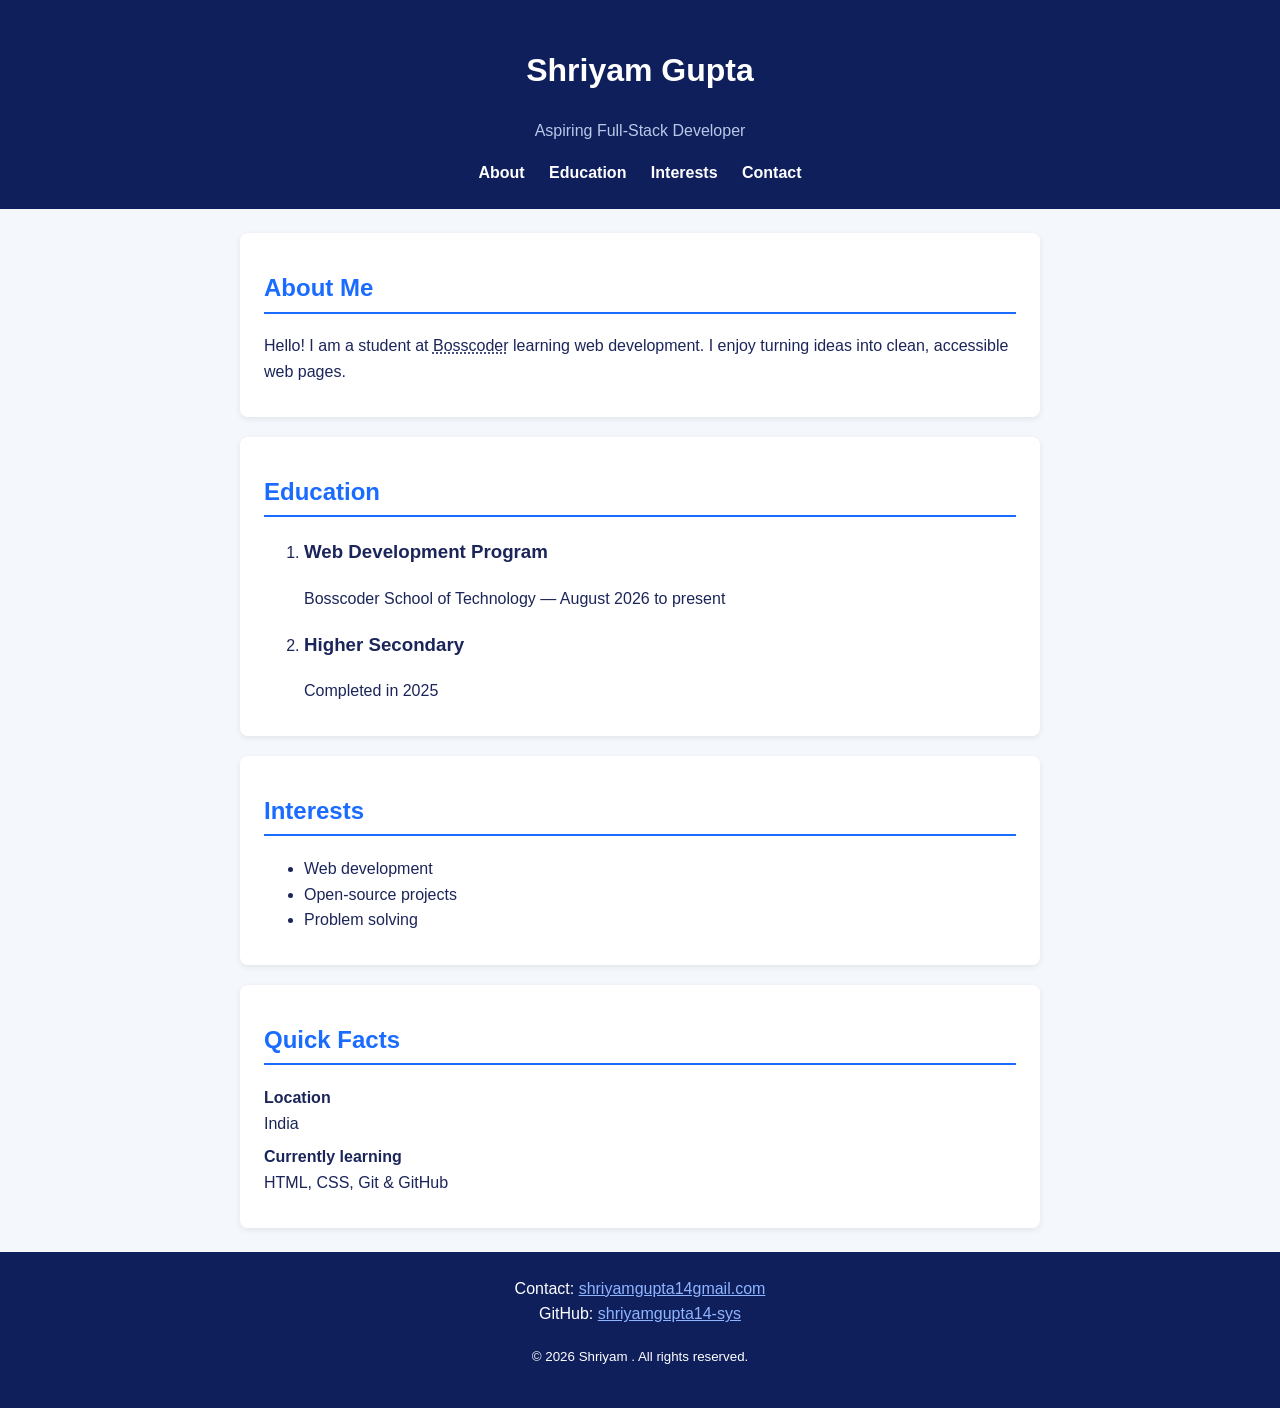
<file: module-2-html-css-foundations/P5-semantic-bio/index.html>
<!DOCTYPE html>
<html lang="en">
<head>
  <meta charset="UTF-8">
  <meta name="viewport" content="width=device-width, initial-scale=1.0">
  <meta name="description" content="Personal bio page built with semantic HTML5 elements.">
  <title>Bio – Shriyam Gupta</title>
  <link rel="stylesheet" href="style.css">
</head>
<body>

  <header class="site-header">
    <h1>Shriyam Gupta</h1>
    <p class="tagline">Aspiring Full-Stack Developer</p>
    <nav aria-label="Main navigation">
      <ul>
        <li><a href="#about">About</a></li>
        <li><a href="#education">Education</a></li>
        <li><a href="#interests">Interests</a></li>
        <li><a href="#contact">Contact</a></li>
      </ul>
    </nav>
  </header>

  <main>
    <article>
      <section id="about">
        <h2>About Me</h2>
        <p>Hello! I am a student at <abbr title="Bosscoder School of Technology">Bosscoder</abbr> learning web development. I enjoy turning ideas into clean, accessible web pages.</p>
      </section>

      <section id="education">
        <h2>Education</h2>
        <ol>
          <li>
            <h3>Web Development Program</h3>
            <p>Bosscoder School of Technology — <time datetime="2026-08">August 2026</time> to present</p>
          </li>
          <li>
            <h3>Higher Secondary</h3>
            <p>Completed in <time datetime="2025">2025</time></p>
          </li>
        </ol>
      </section>

      <section id="interests">
        <h2>Interests</h2>
        <ul>
          <li>Web development</li>
          <li>Open-source projects</li>
          <li>Problem solving</li>
        </ul>
      </section>
    </article>

    <aside>
      <h2>Quick Facts</h2>
      <dl>
        <dt>Location</dt>
        <dd>India</dd>
        <dt>Currently learning</dt>
        <dd>HTML, CSS, Git &amp; GitHub</dd>
      </dl>
    </aside>
  </main>

  <footer id="contact" class="site-footer">
    <address>
      Contact: <a href="mailto:you@example.com">shriyamgupta14gmail.com</a><br>
      GitHub: <a href="https://github.com/shriyamgupta14-sys">shriyamgupta14-sys</a>
    </address>
    <p><small>&copy; 2026 Shriyam . All rights reserved.</small></p>
  </footer>

</body>
</html>
</file>
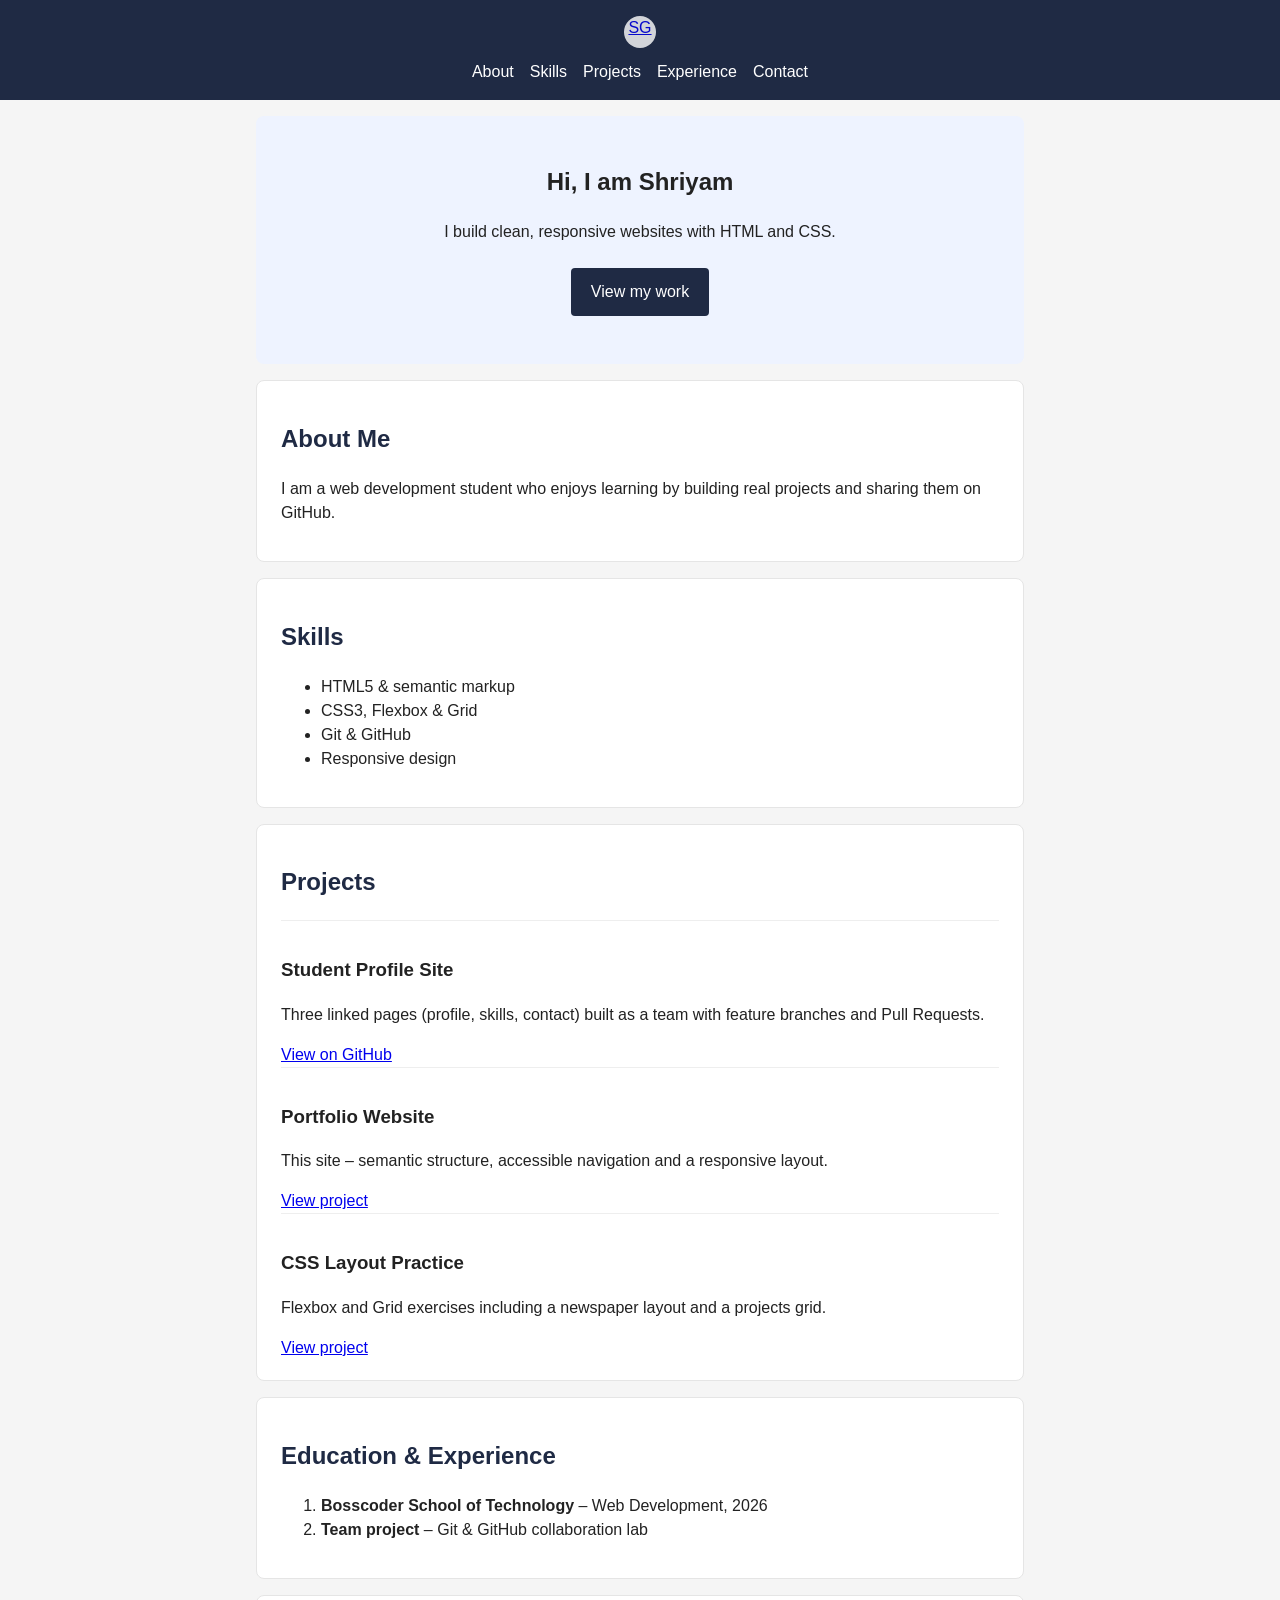
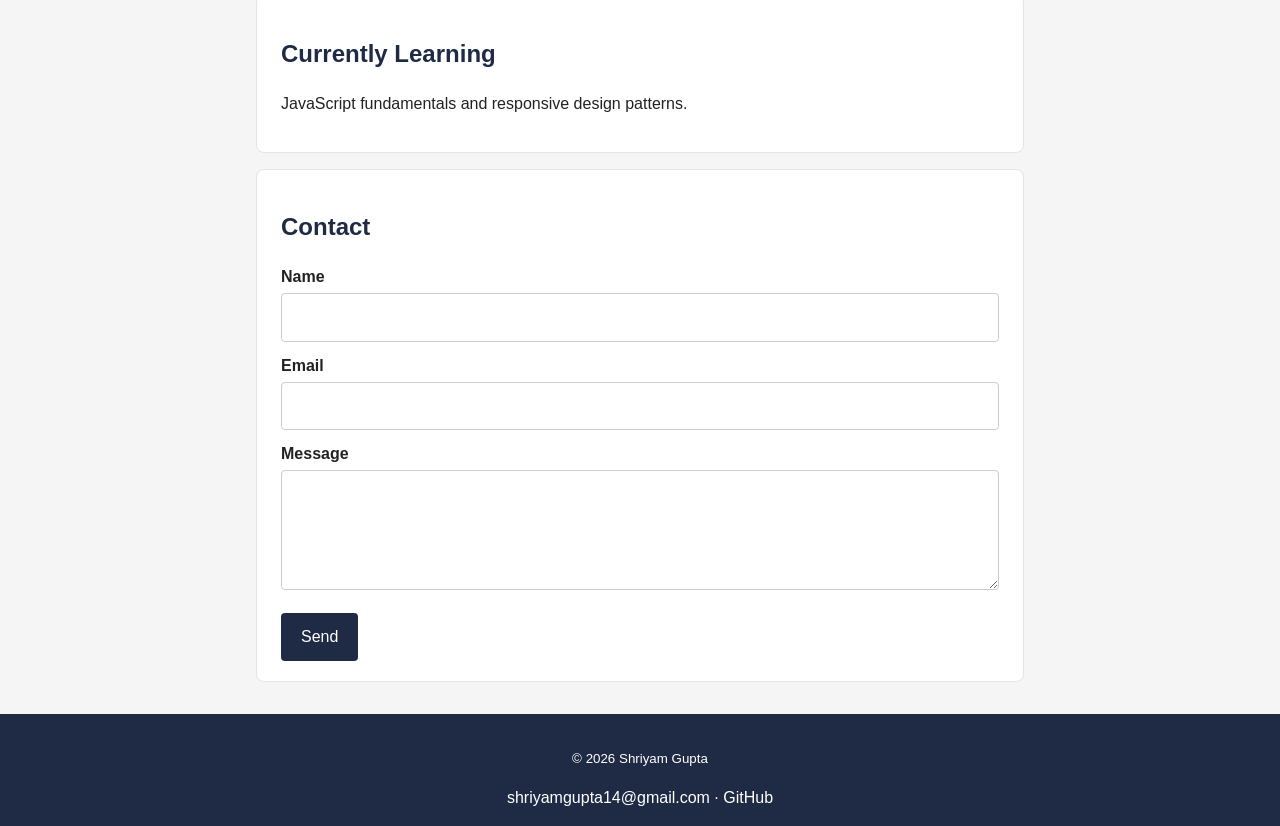
<file: module-2-html-css-foundations/P6-portfolio-structure/index.html>
<!DOCTYPE html>
<html lang="en">
<head>
  <meta charset="UTF-8">
  <meta name="viewport" content="width=device-width, initial-scale=1.0">
  <meta name="description" content="Portfolio of Shriyam gupta – projects, skills and contact details.">
  <title>Shriyam Gupta – Portfolio</title>
  <link rel="stylesheet" href="style.css">
</head>
<body>

  <a class="skip-link" href="#main">Skip to main content</a>

  <header class="site-header">
    <a class="logo" href="#top">SG</a>
    <nav aria-label="Primary">
      <ul>
        <li><a href="#about">About</a></li>
        <li><a href="#skills">Skills</a></li>
        <li><a href="#projects">Projects</a></li>
        <li><a href="#experience">Experience</a></li>
        <li><a href="#contact">Contact</a></li>
      </ul>
    </nav>
  </header>

  <main id="main">

    <section id="hero" aria-labelledby="hero-title">
      <h1 id="hero-title">Hi, I am Shriyam </h1>
      <p>I build clean, responsive websites with HTML and CSS.</p>
      <a class="button" href="#projects">View my work</a>
    </section>

    <section id="about" aria-labelledby="about-title">
      <h2 id="about-title">About Me</h2>
      <p>I am a web development student who enjoys learning by building real projects and sharing them on GitHub.</p>
    </section>

    <section id="skills" aria-labelledby="skills-title">
      <h2 id="skills-title">Skills</h2>
      <ul>
        <li>HTML5 &amp; semantic markup</li>
        <li>CSS3, Flexbox &amp; Grid</li>
        <li>Git &amp; GitHub</li>
        <li>Responsive design</li>
      </ul>
    </section>

    <section id="projects" aria-labelledby="projects-title">
      <h2 id="projects-title">Projects</h2>

      <article class="project">
        <h3>Student Profile Site</h3>
        <p>Three linked pages (profile, skills, contact) built as a team with feature branches and Pull Requests.</p>
        <a href="https://github.com/shriyamgupta14-sys">View on GitHub</a>
      </article>

      <article class="project">
        <h3>Portfolio Website</h3>
        <p>This site – semantic structure, accessible navigation and a responsive layout.</p>
        <a href="https://shriyamgupta14-sys.github.io/My_Portfolio/">View project</a>
      </article>

      <article class="project">
        <h3>CSS Layout Practice</h3>
        <p>Flexbox and Grid exercises including a newspaper layout and a projects grid.</p>
        <a href="#top">View project</a>
      </article>
    </section>

    <section id="experience" aria-labelledby="exp-title">
      <h2 id="exp-title">Education &amp; Experience</h2>
      <ol>
        <li><strong>Bosscoder School of Technology</strong> – Web Development, <time datetime="2026">2026</time></li>
        <li><strong>Team project</strong> – Git &amp; GitHub collaboration lab</li>
      </ol>
    </section>

    <aside aria-labelledby="aside-title">
      <h2 id="aside-title">Currently Learning</h2>
      <p>JavaScript fundamentals and responsive design patterns.</p>
    </aside>

    <section id="contact" aria-labelledby="contact-title">
      <h2 id="contact-title">Contact</h2>
      <form action="#" method="post">
        <label for="name">Name</label>
        <input type="text" id="name" name="name" required>

        <label for="email">Email</label>
        <input type="email" id="email" name="email" required>

        <label for="message">Message</label>
        <textarea id="message" name="message" rows="4" required></textarea>

        <button type="submit">Send</button>
      </form>
    </section>

  </main>

  <footer class="site-footer">
    <p><small>&copy; 2026 Shriyam Gupta</small></p>
    <address>
      <a href="mailto:you@example.com">shriyamgupta14@gmail.com</a> ·
      <a href="https://github.com/shriyamgupta14-sys">GitHub</a>
    </address>
  </footer>

</body>
</html>
</file>
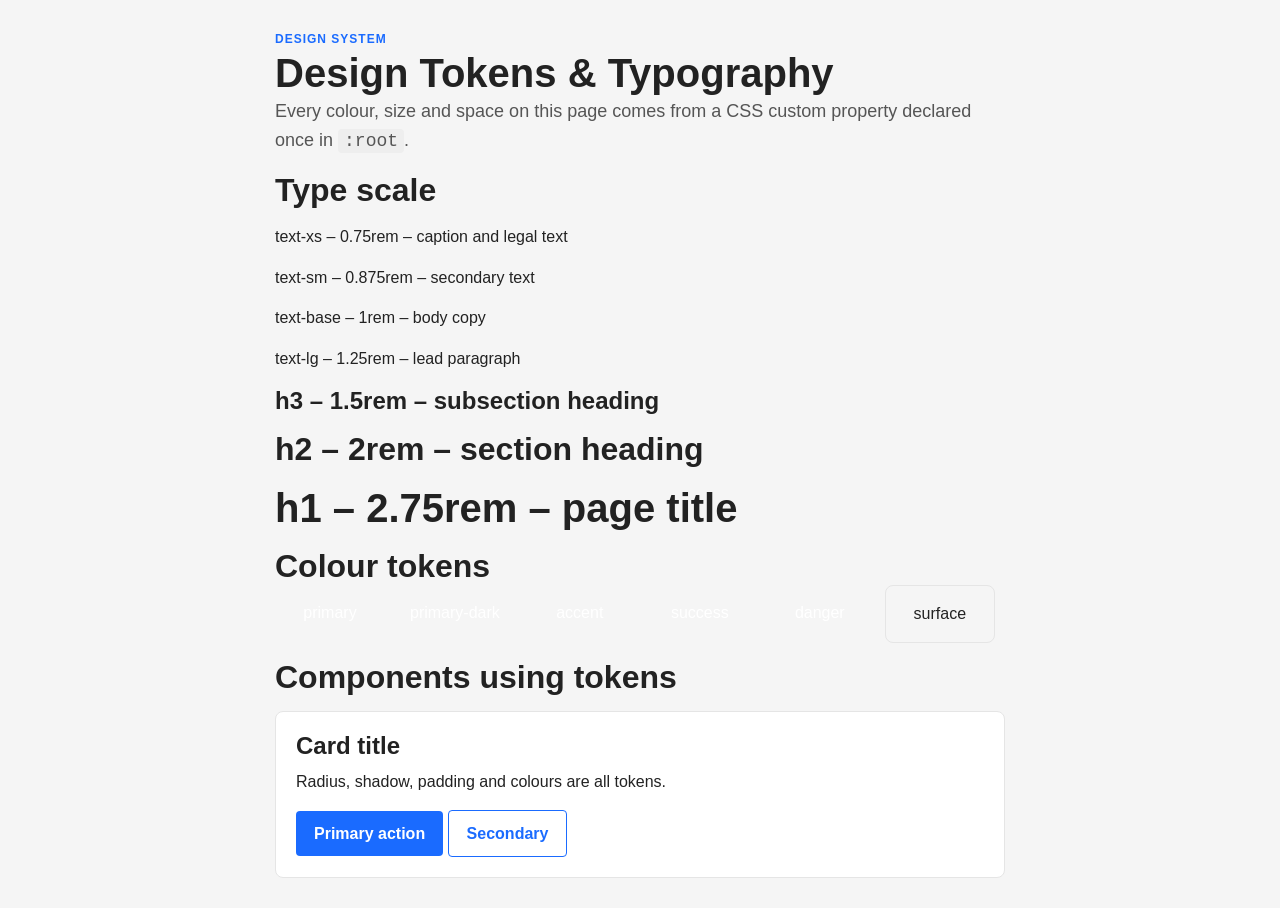
<file: module-2-html-css-foundations/P7-design-tokens-typography/index.html>
<!DOCTYPE html>
<html lang="en">
<head>
  <meta charset="UTF-8">
  <meta name="viewport" content="width=device-width, initial-scale=1.0">
  <title>Design Tokens &amp; Typography System</title>
  <link rel="stylesheet" href="style.css">
</head>
<body>
  <main class="container stack">

    <header>
      <p class="eyebrow">Design system</p>
      <h1>Design Tokens &amp; Typography</h1>
      <p class="lead">Every colour, size and space on this page comes from a CSS custom property declared once in <code>:root</code>.</p>
    </header>

    <section class="stack">
      <h2>Type scale</h2>
      <p class="text-xs">text-xs – 0.75rem – caption and legal text</p>
      <p class="text-sm">text-sm – 0.875rem – secondary text</p>
      <p class="text-base">text-base – 1rem – body copy</p>
      <p class="text-lg">text-lg – 1.25rem – lead paragraph</p>
      <h3>h3 – 1.5rem – subsection heading</h3>
      <h2 class="demo">h2 – 2rem – section heading</h2>
      <h1 class="demo">h1 – 2.75rem – page title</h1>
    </section>

    <section class="stack">
      <h2>Colour tokens</h2>
      <ul class="swatches">
        <li style="background: var(--color-primary)">primary</li>
        <li style="background: var(--color-primary-dark)">primary-dark</li>
        <li style="background: var(--color-accent)">accent</li>
        <li style="background: var(--color-success)">success</li>
        <li style="background: var(--color-danger)">danger</li>
        <li class="light" style="background: var(--color-surface)">surface</li>
      </ul>
    </section>
    <section class="stack">
      <h2>Components using tokens</h2>
      <article class="card">
        <h3>Card title</h3>
        <p>Radius, shadow, padding and colours are all tokens.</p>
        <a class="btn" href="#">Primary action</a>
        <a class="btn btn-outline" href="#">Secondary</a>
      </article>
    </section>

  </main>
</body>
</html>
</file>
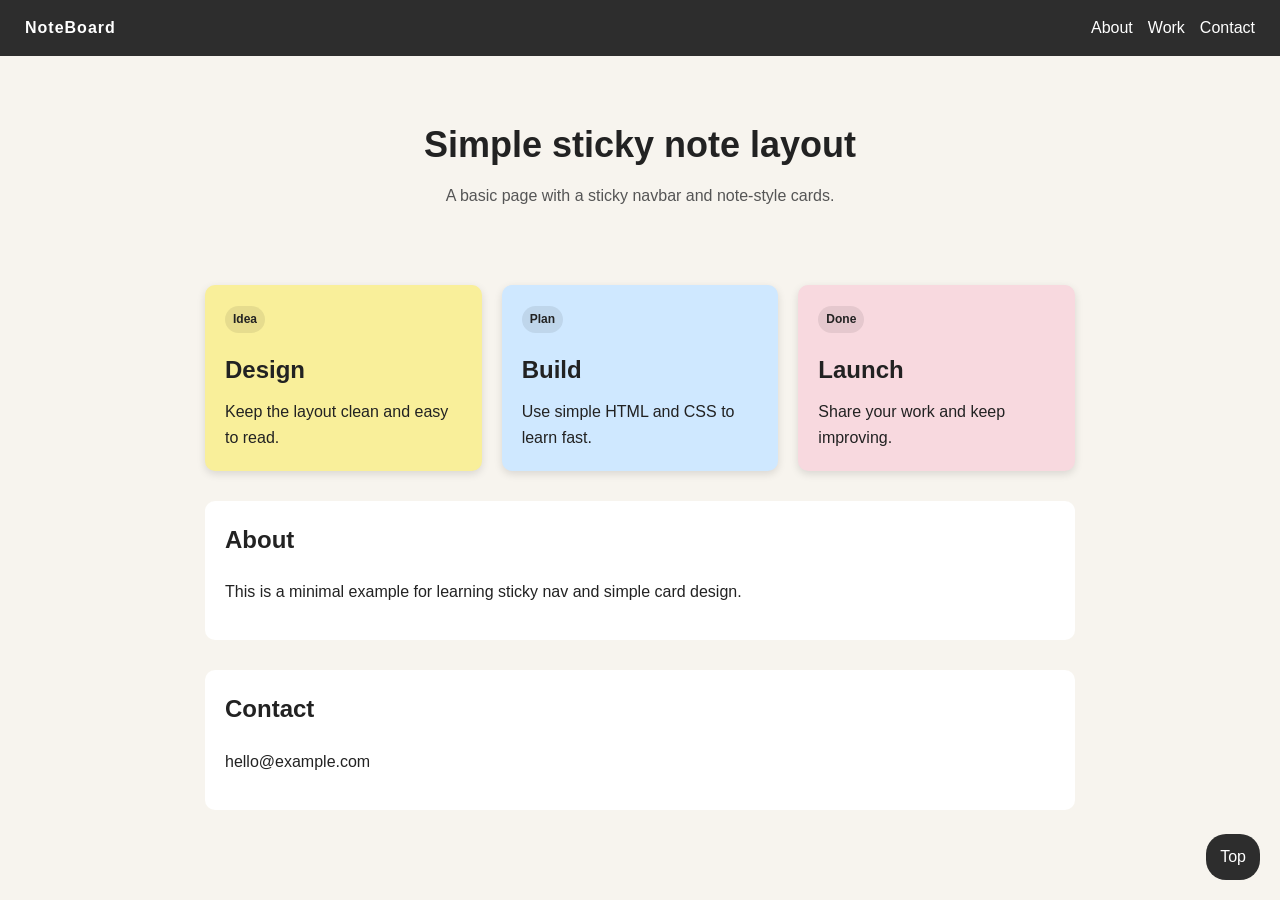
<file: module-2-html-css-foundations/P8-sticky-navbar-card-overlay/index.html>
<!DOCTYPE html>
<html lang="en">
<head>
  <meta charset="UTF-8">
  <meta name="viewport" content="width=device-width, initial-scale=1.0">
  <title>Sticky Notes</title>
  <link rel="stylesheet" href="style.css">
</head>
<body>
  <header class="topbar" id="top">
    <div class="brand">NoteBoard</div>
    <nav>
      <a href="#about">About</a>
      <a href="#work">Work</a>
      <a href="#contact">Contact</a>
    </nav>
  </header>

  <main>
    <section class="hero">
      <h1>Simple sticky note layout</h1>
      <p>A basic page with a sticky navbar and note-style cards.</p>
    </section>

    <section class="notes" id="work">
      <article class="note yellow">
        <span class="tag">Idea</span>
        <h2>Design</h2>
        <p>Keep the layout clean and easy to read.</p>
      </article>

      <article class="note blue">
        <span class="tag">Plan</span>
        <h2>Build</h2>
        <p>Use simple HTML and CSS to learn fast.</p>
      </article>

      <article class="note pink">
        <span class="tag">Done</span>
        <h2>Launch</h2>
        <p>Share your work and keep improving.</p>
      </article>
    </section>

    <section class="info" id="about">
      <h2>About</h2>
      <p>This is a minimal example for learning sticky nav and simple card design.</p>
    </section>

    <section class="info" id="contact">
      <h2>Contact</h2>
      <p>hello@example.com</p>
    </section>
  </main>

  <a class="top" href="#top">Top</a>
</body>
</html>
</file>
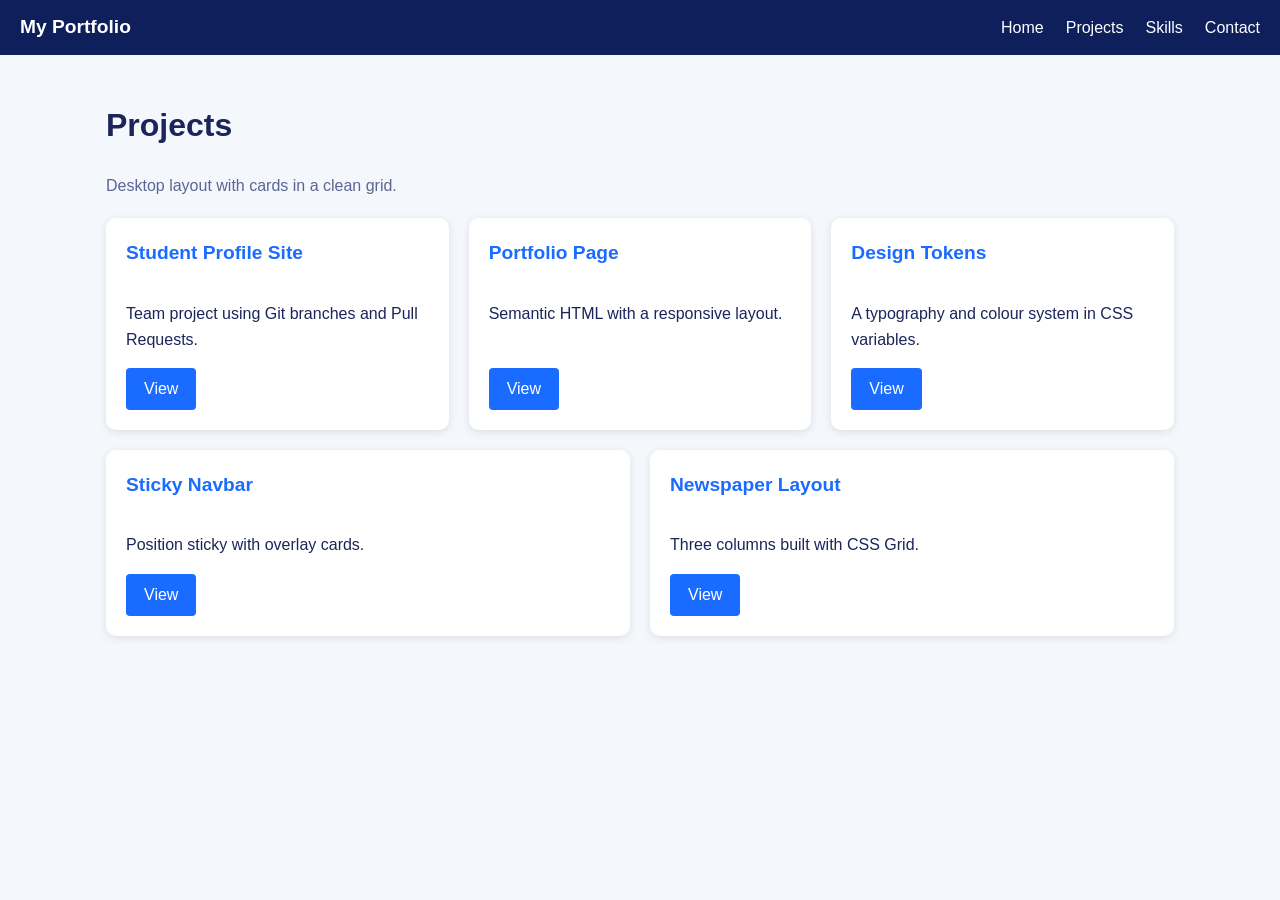
<file: module-2-html-css-foundations/P9-responsive-flexbox/index.html>
<!DOCTYPE html>
<html lang="en">
<head>
  <meta charset="UTF-8">
  <meta name="viewport" content="width=device-width, initial-scale=1.0">
  <title>Responsive Navbar &amp; Card Grid (Flexbox)</title>
  <link rel="stylesheet" href="style.css">
</head>
<body>

  <header class="navbar">
    <a class="brand" href="#">My Portfolio</a>

    <nav class="nav-links" aria-label="Primary">
      <a href="#">Home</a>
      <a href="#">Projects</a>
      <a href="#">Skills</a>
      <a href="#">Contact</a>
    </nav>
  </header>

  <main>
    <h1>Projects</h1>
    <p class="subtitle">Desktop layout with cards in a clean grid.</p>

    <section class="cards">
      <article class="card">
        <h2>Student Profile Site</h2>
        <p>Team project using Git branches and Pull Requests.</p>
        <a class="btn" href="#">View</a>
      </article>
      <article class="card">
        <h2>Portfolio Page</h2>
        <p>Semantic HTML with a responsive layout.</p>
        <a class="btn" href="#">View</a>
      </article>
      <article class="card">
        <h2>Design Tokens</h2>
        <p>A typography and colour system in CSS variables.</p>
        <a class="btn" href="#">View</a>
      </article>
      <article class="card">
        <h2>Sticky Navbar</h2>
        <p>Position sticky with overlay cards.</p>
        <a class="btn" href="#">View</a>
      </article>
      <article class="card">
        <h2>Newspaper Layout</h2>
        <p>Three columns built with CSS Grid.</p>
        <a class="btn" href="#">View</a>
      </article>
    </section>
  </main>

</body>
</html>
</file>
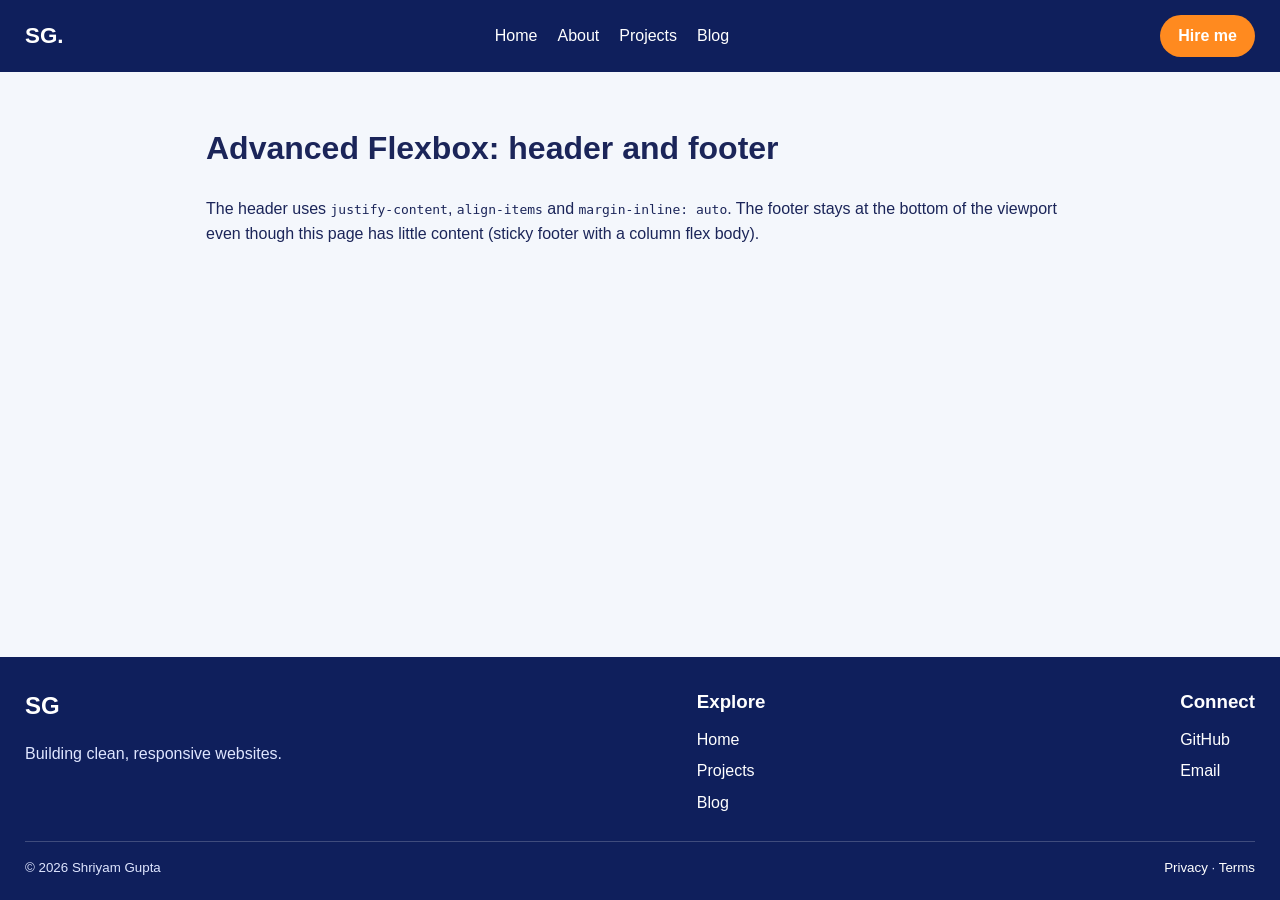
<file: module-3-css-layout-systems/P10-header-footer-flexbox/index.html>
<!DOCTYPE html>
<html lang="en">
<head>
  <meta charset="UTF-8">
  <meta name="viewport" content="width=device-width, initial-scale=1.0">
  <title>Portfolio Header &amp; Footer (Advanced Flexbox)</title>
  <link rel="stylesheet" href="style.css">
</head>
<body>

  <header class="site-header">
    <a class="logo" href="#">SG.</a>

    <nav class="main-nav" aria-label="Primary">
      <a href="#">Home</a>
      <a href="#">About</a>
      <a href="#">Projects</a>
      <a href="#">Blog</a>
    </nav>

    <a class="cta" href="#">Hire me</a>
  </header>

  <main>
    <h1>Advanced Flexbox: header and footer</h1>
    <p>The header uses <code>justify-content</code>, <code>align-items</code> and <code>margin-inline: auto</code>. The footer stays at the bottom of the viewport even though this page has little content (sticky footer with a column flex body).</p>
  </main>

  <footer class="site-footer">
    <div class="footer-columns">
      <section class="footer-brand">
        <h2>SG</h2>
        <p>Building clean, responsive websites.</p>
      </section>

      <section>
        <h3>Explore</h3>
        <ul>
          <li><a href="#">Home</a></li>
          <li><a href="#">Projects</a></li>
          <li><a href="#">Blog</a></li>
        </ul>
      </section>

      <section>
        <h3>Connect</h3>
        <ul>
          <li><a href="https://github.com/shriyamgupta14-sys">GitHub</a></li>
          <li><a href="mailto:shriyamgupta14@gmail.com">Email</a></li>
        </ul>
      </section>
    </div>

    <div class="footer-bottom">
      <p><small>&copy; 2026 Shriyam Gupta</small></p>
      <p><small><a href="#">Privacy</a> · <a href="#">Terms</a></small></p>
    </div>
  </footer>

</body>
</html>
</file>
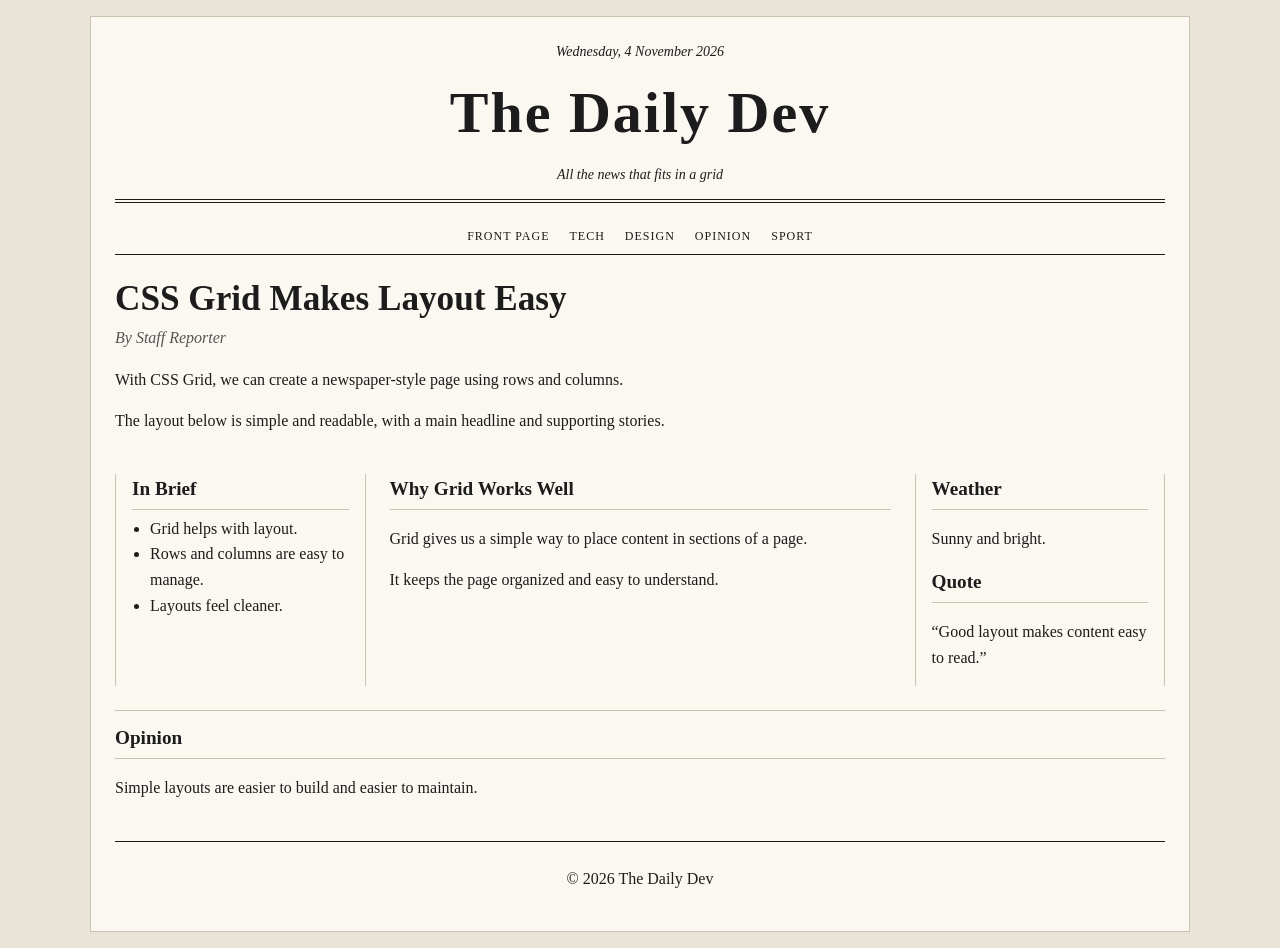
<file: module-3-css-layout-systems/P11-newspaper-grid/index.html>
<!DOCTYPE html>
<html lang="en">
<head>
  <meta charset="UTF-8">
  <meta name="viewport" content="width=device-width, initial-scale=1.0">
  <title>Daily News</title>
  <link rel="stylesheet" href="style.css">
</head>
<body>
  <div class="paper">
    <header class="masthead">
      <p class="date">Wednesday, 4 November 2026</p>
      <h1>The Daily Dev</h1>
      <p class="motto">All the news that fits in a grid</p>
    </header>

    <nav class="sections">
      <a href="#">Front Page</a>
      <a href="#">Tech</a>
      <a href="#">Design</a>
      <a href="#">Opinion</a>
      <a href="#">Sport</a>
    </nav>

    <article class="lead-story">
      <h2>CSS Grid Makes Layout Easy</h2>
      <p class="byline">By Staff Reporter</p>
      <p>With CSS Grid, we can create a newspaper-style page using rows and columns.</p>
      <p>The layout below is simple and readable, with a main headline and supporting stories.</p>
    </article>

    <aside class="left-rail">
      <h3>In Brief</h3>
      <ul>
        <li>Grid helps with layout.</li>
        <li>Rows and columns are easy to manage.</li>
        <li>Layouts feel cleaner.</li>
      </ul>
    </aside>

    <article class="story-main">
      <h3>Why Grid Works Well</h3>
      <p>Grid gives us a simple way to place content in sections of a page.</p>
      <p>It keeps the page organized and easy to understand.</p>
    </article>

    <aside class="right-rail">
      <h3>Weather</h3>
      <p>Sunny and bright.</p>
      <h3>Quote</h3>
      <p>“Good layout makes content easy to read.”</p>
    </aside>

    <article class="story-wide">
      <h3>Opinion</h3>
      <p>Simple layouts are easier to build and easier to maintain.</p>
    </article>

    <footer class="colophon">
      <p>&copy; 2026 The Daily Dev</p>
    </footer>
  </div>
</body>
</html>
</file>
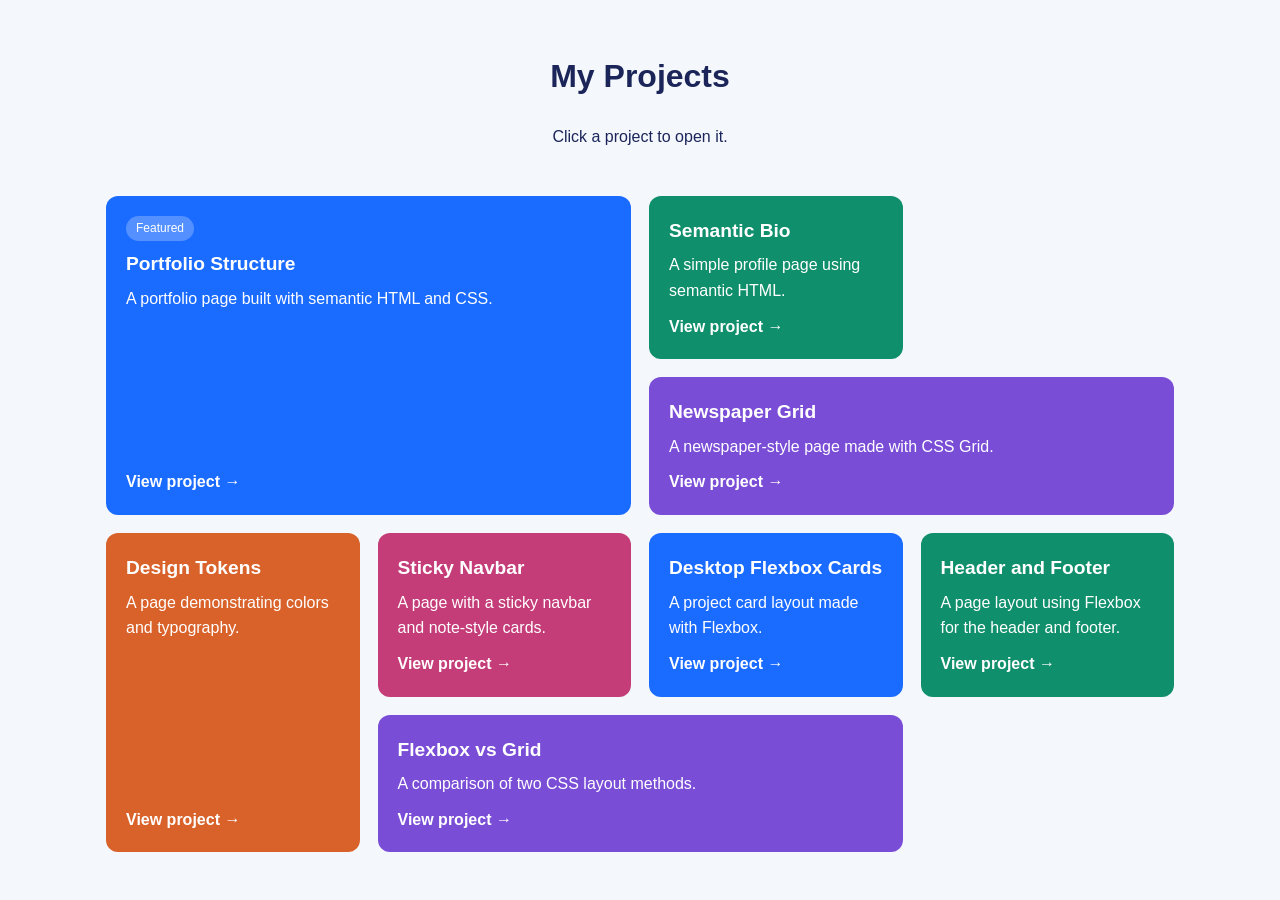
<file: module-3-css-layout-systems/P12-projects-grid/index.html>
<!DOCTYPE html>
<html lang="en">
<head>
  <meta charset="UTF-8">
  <meta name="viewport" content="width=device-width, initial-scale=1.0">
  <title>Portfolio Projects Grid (Advanced CSS Grid)</title>
  <link rel="stylesheet" href="style.css">
</head>
<body>

  <header class="page-header">
    <h1>My Projects</h1>
    <p>Click a project to open it.</p>
  </header>

  <main class="projects">

    <article class="project featured c1">
      <span class="tag">Featured</span>
      <h2>Portfolio Structure</h2>
      <p>A portfolio page built with semantic HTML and CSS.</p>
      <a href="../../module-2-html-css-foundations/P6-portfolio-structure/index.html">View project →</a>
    </article>

    <article class="project c2">
      <h2>Semantic Bio</h2>
      <p>A simple profile page using semantic HTML.</p>
      <a href="../../module-2-html-css-foundations/P5-semantic-bio/index.html">View project →</a>
    </article>

    <article class="project wide c3">
      <h2>Newspaper Grid</h2>
      <p>A newspaper-style page made with CSS Grid.</p>
      <a href="../P11-newspaper-grid/index.html">View project →</a>
    </article>

    <article class="project tall c4">
      <h2>Design Tokens</h2>
      <p>A page demonstrating colors and typography.</p>
      <a href="../../module-2-html-css-foundations/P7-design-tokens-typography/index.html">View project →</a>
    </article>

    <article class="project c5">
      <h2>Sticky Navbar</h2>
      <p>A page with a sticky navbar and note-style cards.</p>
      <a href="../../module-2-html-css-foundations/P8-sticky-navbar-card-overlay/index.html">View project →</a>
    </article>

    <article class="project c1">
      <h2>Desktop Flexbox Cards</h2>
      <p>A project card layout made with Flexbox.</p>
      <a href="../../module-2-html-css-foundations/P9-responsive-flexbox/index.html">View project →</a>
    </article>

    <article class="project c2">
      <h2>Header and Footer</h2>
      <p>A page layout using Flexbox for the header and footer.</p>
      <a href="../P10-header-footer-flexbox/index.html">View project →</a>
    </article>

    <article class="project wide c3">
      <h2>Flexbox vs Grid</h2>
      <p>A comparison of two CSS layout methods.</p>
      <a href="../P13-flexbox-vs-grid/index.html">View project →</a>
    </article>

  </main>

</body>
</html>
</file>
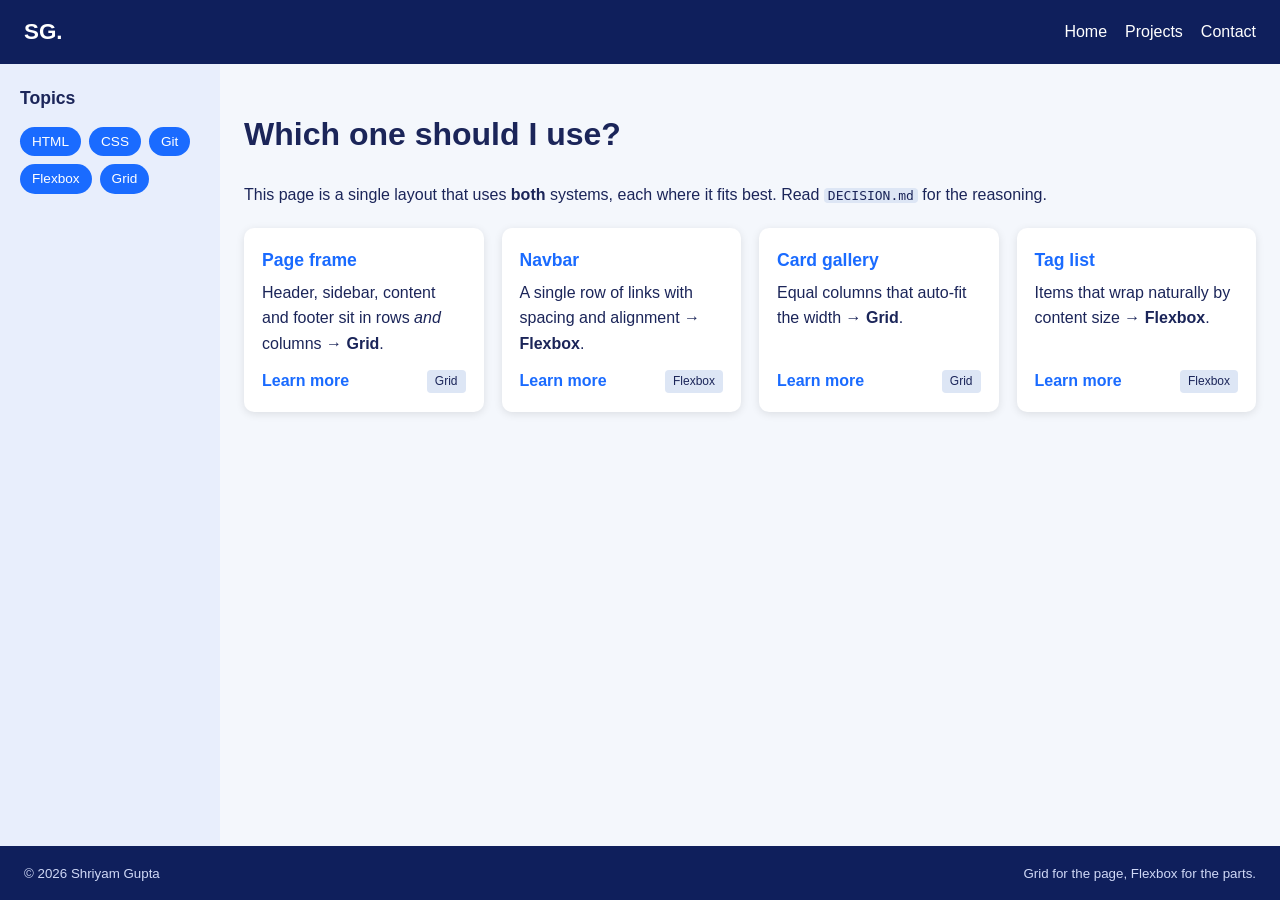
<file: module-3-css-layout-systems/P13-flexbox-vs-grid/index.html>
<!DOCTYPE html>
<html lang="en">
<head>
  <meta charset="UTF-8">
  <meta name="viewport" content="width=device-width, initial-scale=1.0">
  <title>Flexbox + Grid in One Layout</title>
  <link rel="stylesheet" href="style.css">
</head>
<body>

  <div class="page">

    <header class="page-header">
      <a class="logo" href="#">SG.</a>
      <nav class="nav" aria-label="Primary">
        <a href="#">Home</a>
        <a href="#">Projects</a>
        <a href="#">Contact</a>
      </nav>
    </header>

    <aside class="sidebar">
      <h2>Topics</h2>
      <ul class="tags">
        <li>HTML</li>
        <li>CSS</li>
        <li>Git</li>
        <li>Flexbox</li>
        <li>Grid</li>
      </ul>
    </aside>

    <main class="content">
      <h1>Which one should I use?</h1>
      <p>This page is a single layout that uses <strong>both</strong> systems, each where it fits best. Read <code>DECISION.md</code> for the reasoning.</p>

      <section class="card-grid" aria-label="Examples">
        <article class="card">
          <h2>Page frame</h2>
          <p>Header, sidebar, content and footer sit in rows <em>and</em> columns → <strong>Grid</strong>.</p>
          <div class="card-actions"><a href="#">Learn more</a><span>Grid</span></div>
        </article>
        <article class="card">
          <h2>Navbar</h2>
          <p>A single row of links with spacing and alignment → <strong>Flexbox</strong>.</p>
          <div class="card-actions"><a href="#">Learn more</a><span>Flexbox</span></div>
        </article>
        <article class="card">
          <h2>Card gallery</h2>
          <p>Equal columns that auto-fit the width → <strong>Grid</strong>.</p>
          <div class="card-actions"><a href="#">Learn more</a><span>Grid</span></div>
        </article>
        <article class="card">
          <h2>Tag list</h2>
          <p>Items that wrap naturally by content size → <strong>Flexbox</strong>.</p>
          <div class="card-actions"><a href="#">Learn more</a><span>Flexbox</span></div>
        </article>
      </section>
    </main>

    <footer class="page-footer">
      <p><small>&copy; 2026 Shriyam Gupta</small></p>
      <p><small>Grid for the page, Flexbox for the parts.</small></p>
    </footer>

  </div>

</body>
</html>
</file>
<file: module-2-html-css-foundations/P5-semantic-bio/style.css>
body {
  font-family: Arial, Helvetica, sans-serif;
  line-height: 1.6;
  color: #1b2559;
  background: #f4f7fc;
  margin: 0;
}

.site-header,
.site-footer {
  background: #0f1f5c;
  color: #fff;
  text-align: center;
  padding: 24px 16px;
}

.tagline { margin: 4px 0 16px; color: #b9c8e6; }

nav ul { list-style: none; margin: 0; padding: 0; }
nav li { display: inline-block; margin: 0 10px; }
nav a { color: #fff; text-decoration: none; font-weight: bold; }
nav a:hover { text-decoration: underline; }

main {
  max-width: 800px;
  margin: 24px auto;
  padding: 0 16px;
}

section, aside {
  background: #fff;
  padding: 16px 24px;
  margin-bottom: 20px;
  border-radius: 8px;
  box-shadow: 0 2px 6px rgba(0, 0, 0, .08);
}

h2 { color: #1a6bff; border-bottom: 2px solid #1a6bff; padding-bottom: 4px; }


dt { font-weight: bold; }
dd { margin: 0 0 8px; }

address { font-style: normal; }
.site-footer a { color: #8fb5ff; }
</file>
<file: module-2-html-css-foundations/P6-portfolio-structure/style.css>
* {
  box-sizing: border-box;
}

body {
  margin: 0;
  font-family: Arial, Helvetica, sans-serif;
  line-height: 1.5;
  color: #222;
  background: #f5f5f5;
}

.skip-link {
  position: absolute;
  left: -9999px;
}

.skip-link:focus {
  left: 1rem;
  top: 1rem;
  background: #fff;
  padding: 0.5rem 0.75rem;
}

.site-header {
  background: #1f2a44;
  color: #fff;
  padding: 1rem 2rem;
  text-align: center;
}

.logo {
  display: inline-block;
  width: 2rem;
  height: 2rem;
  border-radius: 50%;
  background: #fff;
  opacity: 0.8;
}

.site-header nav ul {
  list-style: none;
  display: flex;
  justify-content: center;
  flex-wrap: wrap;
  gap: 1rem;
  padding: 0;
  margin: 0.75rem 0 0;
}

.site-header nav a,
.site-footer a {
  color: #fff;
  text-decoration: none;
}

main {
  max-width: 800px;
  margin: 0 auto;
  padding: 1rem;
}

main > section,
main > aside {
  background: #fff;
  padding: 1.25rem 1.5rem;
  margin-bottom: 1rem;
  border: 1px solid #e5e5e5;
  border-radius: 8px;
}

#hero {
  text-align: center;
  background: #eef3ff;
  border: none;
  padding: 3rem 1.5rem;
}

h2 {
  color: #1f2a44;
}

#hero h1 {
  margin-top: 0;
}

.button {
  display: inline-block;
  margin-top: 0.5rem;
  background: #1f2a44;
  color: #fff;
  padding: 0.75rem 1.25rem;
  border-radius: 4px;
  text-decoration: none;
}

.project {
  border-top: 1px solid #eee;
  padding-top: 1rem;
}

label {
  display: block;
  margin-top: 0.75rem;
  font-weight: bold;
}

input,
textarea,
button {
  font: inherit;
}

input,
textarea {
  width: 100%;
  padding: 0.7rem;
  margin-top: 0.25rem;
  border: 1px solid #ccc;
  border-radius: 4px;
}

button {
  margin-top: 1rem;
  background: #1f2a44;
  color: #fff;
  border: none;
  padding: 0.75rem 1.25rem;
  border-radius: 4px;
  cursor: pointer;
}

.site-footer {
  background: #1f2a44;
  color: #fff;
  padding: 1rem;
  text-align: center;
}

address {
  font-style: normal;
}
</file>
<file: module-2-html-css-foundations/P7-design-tokens-typography/style.css>
* {
  box-sizing: border-box;
}

body {
  margin: 0;
  font-family: Arial, Helvetica, sans-serif;
  line-height: 1.6;
  color: #222;
  background: #f5f5f5;
}

.container {
  max-width: 760px;
  margin: 0 auto;
  padding: 30px 15px;
}

.stack > * + * {
  margin-top: 15px;
}

h1, h2, h3 {
  margin: 0;
  line-height: 1.2;
}

h1 {
  font-size: 40px;
}

h2 {
  font-size: 32px;
}

h3 {
  font-size: 24px;
}

p {
  margin: 0;
}

code {
  font-family: "Courier New", monospace;
  background: #eee;
  padding: 2px 6px;
  border-radius: 4px;
}

.eyebrow {
  font-size: 12px;
  font-weight: bold;
  text-transform: uppercase;
  letter-spacing: 1px;
  color: #1a6bff;
}

.lead {
  color: #555;
  font-size: 18px;
}

.swatches {
  list-style: none;
  margin: 0;
  padding: 0;
  display: flex;
  flex-wrap: wrap;
  gap: 10px;
}

.swatches li {
  min-width: 110px;
  padding: 15px;
  text-align: center;
  background: #1a6bff;
  color: #fff;
  border-radius: 8px;
}

.swatches li.light {
  background: #fff;
  color: #222;
  border: 1px solid #e5e5e5;
}

.space-row {
  display: flex;
  align-items: center;
  gap: 15px;
}

.space-row span {
  width: 70px;
  color: #555;
}

.space-row i {
  display: block;
  width: 120px;
  height: 18px;
  background: #1a6bff;
  border-radius: 4px;
}

.card {
  background: #fff;
  border: 1px solid #e5e5e5;
  border-radius: 8px;
  padding: 20px;
}

.card h3 {
  margin-bottom: 8px;
}

.card p {
  margin-bottom: 15px;
}

.btn {
  display: inline-block;
  padding: 10px 18px;
  background: #1a6bff;
  color: #fff;
  text-decoration: none;
  border-radius: 4px;
  font-weight: bold;
}

.btn-outline {
  background: transparent;
  color: #1a6bff;
  border: 1px solid #1a6bff;
}
</file>
<file: module-2-html-css-foundations/P8-sticky-navbar-card-overlay/style.css>
* {
  box-sizing: border-box;
}

body {
  margin: 0;
  font-family: Arial, Helvetica, sans-serif;
  line-height: 1.6;
  background: #f7f4ee;
  color: #222;
}

.topbar {
  position: sticky;
  top: 0;
  display: flex;
  justify-content: space-between;
  align-items: center;
  padding: 15px 25px;
  background: #2d2d2d;
  color: #fff;
  z-index: 10;
}

.brand {
  font-weight: bold;
  letter-spacing: 1px;
}

nav {
  display: flex;
  gap: 15px;
}

nav a {
  color: #fff;
  text-decoration: none;
}

main {
  max-width: 900px;
  margin: 0 auto;
  padding: 20px 15px 60px;
}

.hero {
  text-align: center;
  padding: 40px 20px;
}

.hero h1 {
  margin: 0;
  font-size: 36px;
}

.hero p {
  margin-top: 10px;
  color: #555;
}

.notes {
  display: grid;
  grid-template-columns: repeat(auto-fit, minmax(220px, 1fr));
  gap: 20px;
  margin-top: 20px;
}

.note {
  padding: 20px;
  min-height: 180px;
  border-radius: 10px;
  box-shadow: 0 3px 8px rgba(0, 0, 0, 0.12)
}


.yellow {
  background: #f9ef9a;
}

.blue {
  background: #cfe8ff;
}

.pink {
  background: #f8d9df;
}

.tag {
  display: inline-block;
  font-size: 12px;
  font-weight: bold;
  background: rgba(0, 0, 0, 0.08);
  padding: 4px 8px;
  border-radius: 20px;
}

.note h2 {
  margin: 18px 0 10px;
  font-size: 24px;
}

.note p {
  margin: 0;
}

.info {
  margin-top: 30px;
  padding: 20px;
  background: #fff;
  border-radius: 10px;
}

.info h2 {
  margin-top: 0;
}

.top {
  position: fixed;
  right: 20px;
  bottom: 20px;
  background: #2d2d2d;
  color: #fff;
  text-decoration: none;
  padding: 10px 14px;
  border-radius: 20px;
}

html {
  scroll-behavior: smooth;
}
</file>
<file: module-2-html-css-foundations/P9-responsive-flexbox/style.css>
* {
  box-sizing: border-box;
}

body {
  margin: 0;
  font-family: Arial, Helvetica, sans-serif;
  line-height: 1.6;
  color: #1b2559;
  background: #f4f7fc;
}

.navbar {
  display: flex;
  justify-content: space-between;
  align-items: center;
  padding: 12px 20px;
  background: #0f1f5c;
}

.brand {
  color: #fff;
  font-weight: bold;
  font-size: 1.2rem;
  text-decoration: none;
}

.nav-links {
  display: flex;
  gap: 22px;
}

.nav-links a {
  color: #fff;
  text-decoration: none;
}

.nav-links a:hover {
  color: #8fb5ff;
}

main {
  max-width: 1100px;
  margin: 0 auto;
  padding: 24px 16px;
}

.subtitle {
  color: #5b6694;
}

.cards {
  display: flex;
  flex-wrap: wrap;
  gap: 20px;
  margin-top: 20px;
}

.card {
  flex: 1 1 calc(33.333% - 20px);
  display: flex;
  flex-direction: column;
  background: #fff;
  padding: 20px;
  border-radius: 10px;
  box-shadow: 0 2px 8px rgba(0, 0, 0, 0.1);
}

.card h2 {
  margin-top: 0;
  font-size: 1.2rem;
  color: #1a6bff;
}

.card p {
  flex-grow: 1;
}

.btn {
  align-self: flex-start;
  background: #1a6bff;
  color: #fff;
  padding: 8px 18px;
  border-radius: 4px;
  text-decoration: none;
}

.btn:hover {
  background: #0f4fcc;
}
</file>
<file: module-3-css-layout-systems/P10-header-footer-flexbox/style.css>
* { box-sizing: border-box; }

body {
  margin: 0;
  min-height: 100vh;
  display: flex;
  flex-direction: column;
  font-family: Arial, sans-serif;
  line-height: 1.6;
  color: #1b2559;
  background: #f4f7fc;
}

main {
  flex: 1;
  max-width: 900px;
  margin: 0 auto;
  padding: 30px 16px;
}

.site-header {
  display: flex;
  align-items: center;
  justify-content: space-between;
  padding: 15px 25px;
  background: #0f1f5c;
}

.logo {
  color: #fff;
  font-size: 1.4rem;
  font-weight: bold;
  text-decoration: none;
}

.main-nav {
  display: flex;
  gap: 20px;
}

.main-nav a,
.site-footer a {
  color: #fff;
  text-decoration: none;
}

.cta {
  background: #ff8a1f;
  color: #fff;
  padding: 8px 18px;
  border-radius: 999px;
  text-decoration: none;
  font-weight: bold;
}

.site-footer {
  background: #0f1f5c;
  color: #dfe6ff;
  padding: 30px 25px 20px;
}

.footer-columns {
  display: flex;
  justify-content: space-between;
  gap: 25px;
}

.site-footer h2,
.site-footer h3 {
  color: #fff;
  margin: 0 0 10px;
}

.site-footer ul {
  list-style: none;
  margin: 0;
  padding: 0;
}

.site-footer li {
  margin-bottom: 6px;
}

.footer-bottom {
  display: flex;
  justify-content: space-between;
  align-items: center;
  margin-top: 20px;
  padding-top: 12px;
  border-top: 1px solid rgba(255,255,255,0.2);
}

.footer-bottom p {
  margin: 0;
}
</file>
<file: module-3-css-layout-systems/P11-newspaper-grid/style.css>
* { box-sizing: border-box; }

body {
  margin: 0;
  padding: 16px;
  background: #e9e4d8;
  font-family: Georgia, serif;
  color: #1c1c1c;
  line-height: 1.6;
}

.paper {
  max-width: 1100px;
  margin: 0 auto;
  background: #fbf8f1;
  padding: 24px;
  border: 1px solid #c9c2b0;
  display: grid;
  grid-template-columns: 1fr 2fr 1fr;
  gap: 24px;
  grid-template-areas:
    "masthead masthead masthead"
    "sections sections sections"
    "lead lead lead"
    "left main right"
    "wide wide wide"
    "colophon colophon colophon";
}

.masthead { grid-area: masthead; text-align: center; border-bottom: 4px double #1c1c1c; padding-bottom: 12px; }
.sections { grid-area: sections; }
.lead-story { grid-area: lead; }
.left-rail { grid-area: left; }
.story-main { grid-area: main; }
.right-rail { grid-area: right; }
.story-wide { grid-area: wide; }
.colophon { grid-area: colophon; text-align: center; border-top: 1px solid #1c1c1c; padding-top: 8px; }

.masthead h1 { font-size: 58px; margin: 4px 0; letter-spacing: 2px; }
.date, .motto { margin: 0; font-style: italic; font-size: 14px; }

.sections {
  display: flex;
  justify-content: center;
  flex-wrap: wrap;
  gap: 20px;
  border-bottom: 1px solid #1c1c1c;
  padding-bottom: 8px;
}

.sections a {
  color: #1c1c1c;
  text-decoration: none;
  text-transform: uppercase;
  font-size: 12px;
  letter-spacing: 1px;
}

.lead-story h2 { font-size: 2.2rem; margin: 0 0 6px; line-height: 1.15; }
.byline { font-style: italic; color: #555; margin-top: 0; }

h3 {
  margin: 0 0 6px;
  font-size: 1.2rem;
  border-bottom: 1px solid #c9c2b0;
  padding-bottom: 4px;
}

.left-rail, .right-rail {
  border-inline: 1px solid #c9c2b0;
  padding-inline: 16px;
}

.left-rail ul {
  padding-left: 18px;
  margin: 0;
}

.story-wide {
  border-top: 1px solid #c9c2b0;
  padding-top: 12px;
}
</file>
<file: module-3-css-layout-systems/P12-projects-grid/style.css>
* { box-sizing: border-box; }

body {
  margin: 0;
  font-family: Arial, sans-serif;
  line-height: 1.6;
  color: #1b2559;
  background: #f4f7fc;
}

.page-header {
  text-align: center;
  padding: 30px 15px 10px;
}

.projects {
  max-width: 1100px;
  margin: 20px auto;
  padding: 0 16px;
  display: grid;
  grid-template-columns: repeat(auto-fit, minmax(240px, 1fr));
  gap: 18px;
}

.project {
  display: flex;
  flex-direction: column;
  padding: 20px;
  border-radius: 12px;
  color: #fff;
}

.project h2 {
  margin: 0 0 6px;
  font-size: 1.2rem;
}

.project p {
  margin: 0;
  flex-grow: 1;
}

.project a {
  color: #fff;
  text-decoration: none;
  font-weight: bold;
  margin-top: 10px;
}

.c1 { background: #1a6bff; }
.c2 { background: #0f8f6b; }
.c3 { background: #7a4dd6; }
.c4 { background: #d9622b; }
.c5 { background: #c43c78; }

.tag {
  align-self: flex-start;
  background: rgba(255,255,255,0.25);
  padding: 3px 10px;
  border-radius: 999px;
  font-size: 12px;
  margin-bottom: 8px;
}

.featured { grid-column: span 2; grid-row: span 2; }
.wide { grid-column: span 2; }
.tall { grid-row: span 2; }
</file>
<file: module-3-css-layout-systems/P13-flexbox-vs-grid/style.css>
* { box-sizing: border-box; }

body {
  margin: 0;
  font-family: Arial, Helvetica, sans-serif;
  line-height: 1.6;
  color: #1b2559;
  background: #f4f7fc;
}
code { background: #dde6f5; padding: 0 4px; border-radius: 4px; }


.page {
  min-height: 100vh;
  display: grid;
  grid-template-columns: 220px 1fr;
  grid-template-rows: auto 1fr auto;
  grid-template-areas:
    "header  header"
    "sidebar content"
    "footer  footer";
}
.page-header { grid-area: header; }
.sidebar     { grid-area: sidebar; }
.content     { grid-area: content; }
.page-footer { grid-area: footer; }


.page-header {
  display: flex;
  justify-content: space-between;
  align-items: center;
  padding: 14px 24px;
  background: #0f1f5c;
}
.logo { color: #fff; font-weight: bold; font-size: 1.4rem; text-decoration: none; }
.nav { display: flex; gap: 18px; }
.nav a { color: #fff; text-decoration: none; }
.nav a:hover { color: #8fb5ff; }


.sidebar { background: #e8eefc; padding: 20px; }
.sidebar h2 { margin-top: 0; font-size: 1.1rem; }
.tags { list-style: none; margin: 0; padding: 0; display: flex; flex-wrap: wrap; gap: 8px; }
.tags li { background: #1a6bff; color: #fff; padding: 4px 12px; border-radius: 999px; font-size: .85rem; }


.content { padding: 24px; }
.card-grid {
  display: grid;
  grid-template-columns: repeat(auto-fit, minmax(220px, 1fr));
  gap: 18px;
  margin-top: 20px;
}


.card {
  display: flex;
  flex-direction: column;
  background: #fff;
  padding: 18px;
  border-radius: 10px;
  box-shadow: 0 2px 8px rgba(0, 0, 0, .1);
}
.card h2 { margin: 0 0 6px; font-size: 1.1rem; color: #1a6bff; }
.card p { flex-grow: 1; margin: 0 0 12px; }
.card-actions { display: flex; justify-content: space-between; align-items: center; }
.card-actions a { color: #1a6bff; font-weight: bold; text-decoration: none; }
.card-actions span { font-size: .75rem; background: #dde6f5; padding: 2px 8px; border-radius: 4px; }

.page-footer {
  display: flex;
  justify-content: space-between;
  flex-wrap: wrap;
  gap: 8px;
  padding: 14px 24px;
  background: #0f1f5c;
  color: #cfd8f6;
}
.page-footer p { margin: 0; }


@media (max-width: 700px) {
  .page {
    grid-template-columns: 1fr;
    grid-template-areas:
      "header"
      "sidebar"
      "content"
      "footer";
  }
}
</file>
